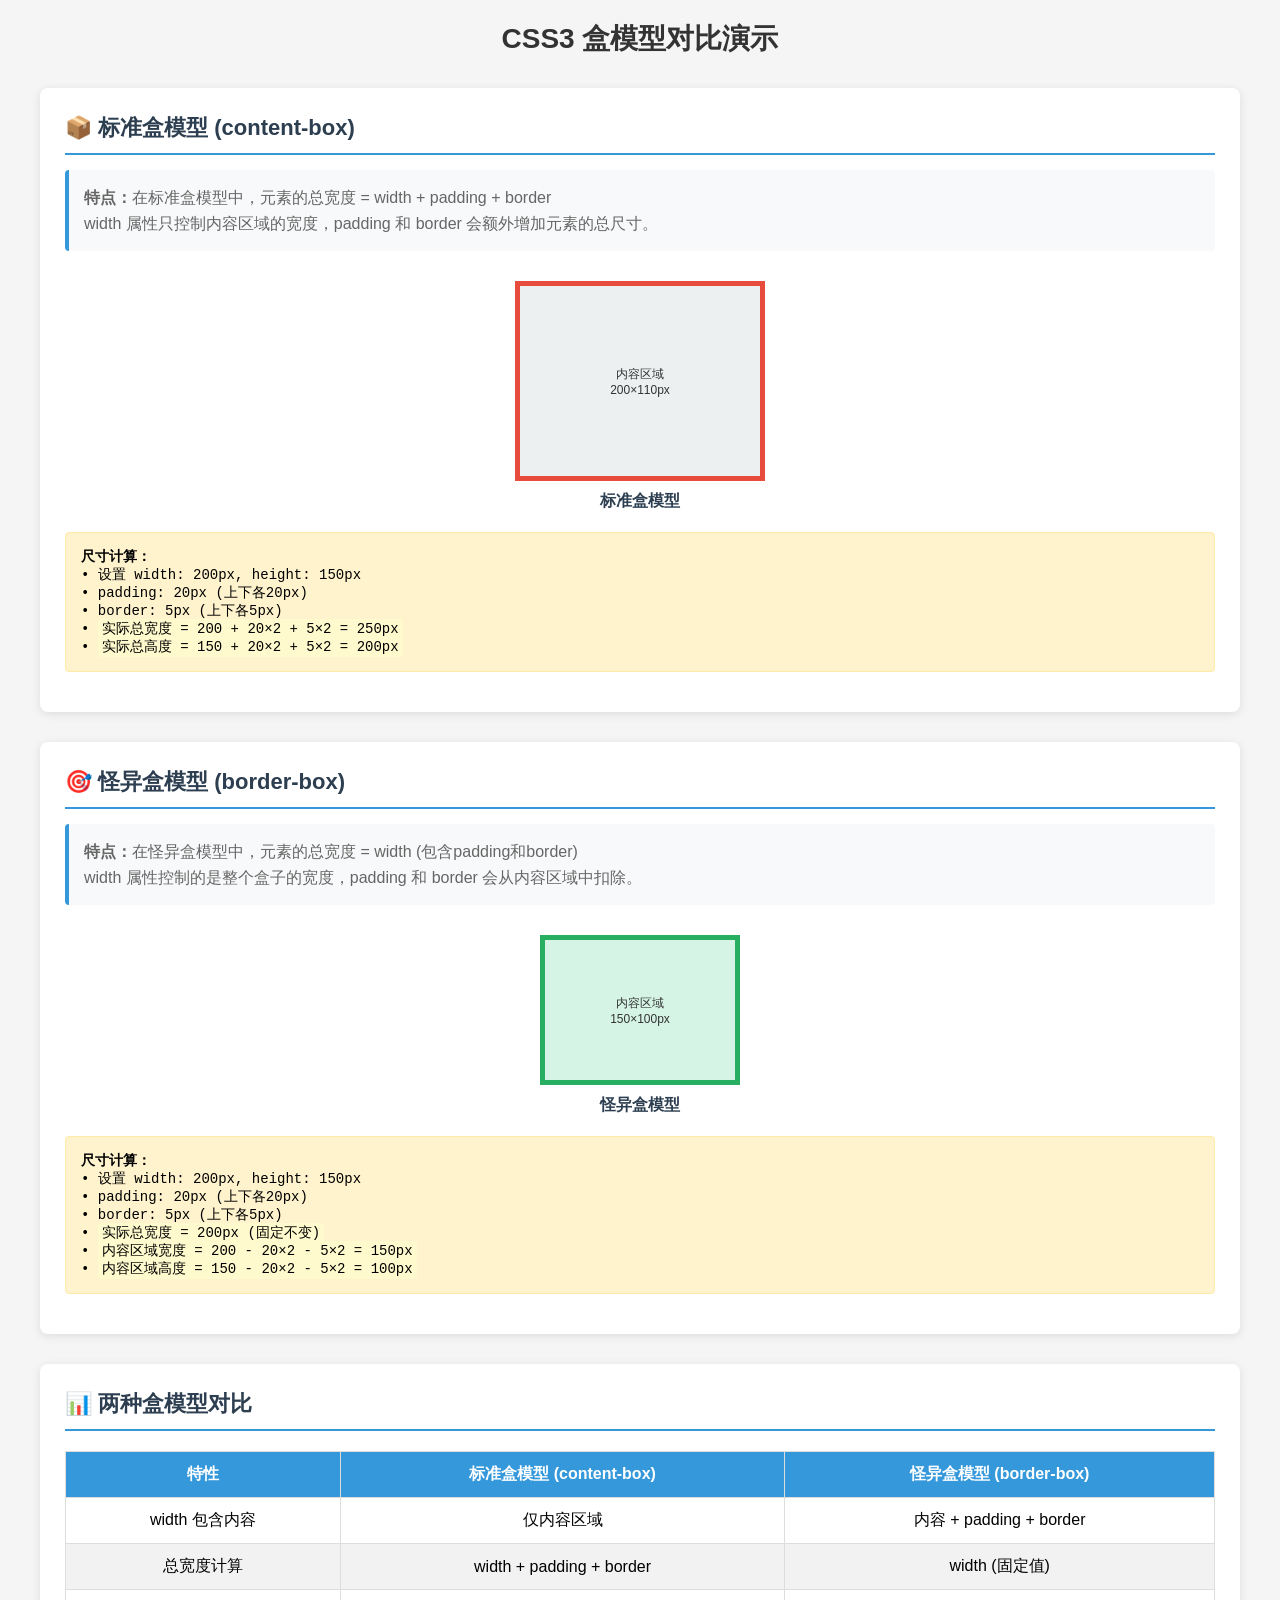
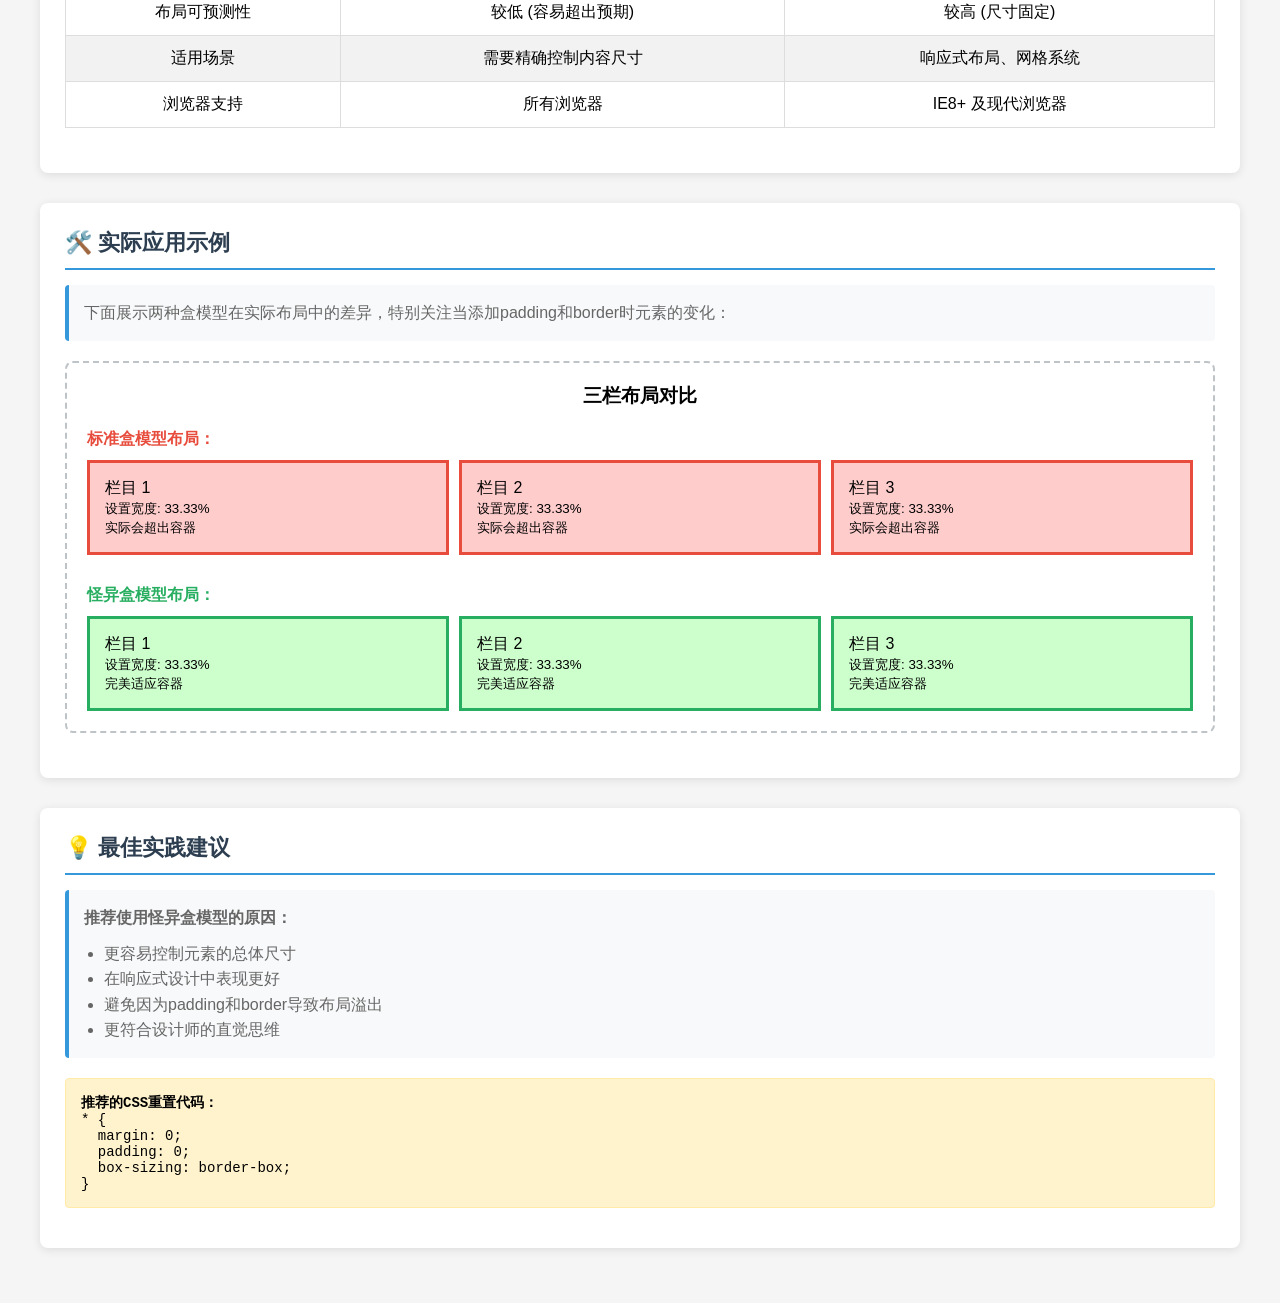
<file: box.html>
<!DOCTYPE html>
<html lang="zh-CN">
<head>
    <meta charset="UTF-8">
    <meta name="viewport" content="width=device-width, initial-scale=1.0">
    <title>CSS3 盒模型对比演示</title>
    <style>
        * {
            margin: 0;
            padding: 0;
            box-sizing: border-box; /* 默认使用怪异盒模型 */
        }

        body {
            font-family: 'Microsoft YaHei', Arial, sans-serif;
            background-color: #f5f5f5;
            padding: 20px;
        }

        .container {
            max-width: 1200px;
            margin: 0 auto;
        }

        h1 {
            text-align: center;
            color: #333;
            margin-bottom: 30px;
            font-size: 28px;
        }

        .section {
            background: white;
            border-radius: 8px;
            padding: 25px;
            margin-bottom: 30px;
            box-shadow: 0 2px 10px rgba(0,0,0,0.1);
        }

        .section-title {
            font-size: 22px;
            color: #2c3e50;
            margin-bottom: 15px;
            padding-bottom: 10px;
            border-bottom: 2px solid #3498db;
        }

        .description {
            color: #666;
            line-height: 1.6;
            margin-bottom: 20px;
            background-color: #f8f9fa;
            padding: 15px;
            border-left: 4px solid #3498db;
            border-radius: 4px;
        }

        .box-container {
            display: flex;
            gap: 30px;
            flex-wrap: wrap;
            justify-content: space-around;
            margin: 20px 0;
        }

        .box-wrapper {
            text-align: center;
        }

        .box-label {
            margin-top: 10px;
            font-weight: bold;
            color: #2c3e50;
        }

        /* 标准盒模型示例 */
        .standard-box {
            width: 200px;
            height: 150px;
            padding: 20px;
            border: 5px solid #e74c3c;
            margin: 10px;
            background-color: #ecf0f1;
            box-sizing: content-box; /* 标准盒模型 */
            position: relative;
        }

        /* 怪异盒模型示例 */
        .border-box {
            width: 200px;
            height: 150px;
            padding: 20px;
            border: 5px solid #27ae60;
            margin: 10px;
            background-color: #d5f4e6;
            box-sizing: border-box; /* 怪异盒模型 */
            position: relative;
        }

        .content-info {
            position: absolute;
            top: 50%;
            left: 50%;
            transform: translate(-50%, -50%);
            font-size: 12px;
            color: #333;
            text-align: center;
        }

        .calculation {
            background-color: #fff3cd;
            border: 1px solid #ffeaa7;
            border-radius: 4px;
            padding: 15px;
            margin: 15px 0;
            font-family: 'Courier New', monospace;
            font-size: 14px;
        }

        .comparison-table {
            width: 100%;
            border-collapse: collapse;
            margin: 20px 0;
        }

        .comparison-table th,
        .comparison-table td {
            border: 1px solid #ddd;
            padding: 12px;
            text-align: center;
        }

        .comparison-table th {
            background-color: #3498db;
            color: white;
        }

        .comparison-table tr:nth-child(even) {
            background-color: #f2f2f2;
        }

        .highlight {
            background-color: #fffacd;
            padding: 2px 4px;
            border-radius: 3px;
        }

        .demo-controls {
            text-align: center;
            margin: 20px 0;
        }

        .btn {
            background-color: #3498db;
            color: white;
            border: none;
            padding: 10px 20px;
            margin: 0 5px;
            border-radius: 4px;
            cursor: pointer;
            font-size: 14px;
        }

        .btn:hover {
            background-color: #2980b9;
        }

        .interactive-demo {
            border: 2px dashed #bdc3c7;
            padding: 20px;
            margin: 20px 0;
            border-radius: 8px;
        }

        @media (max-width: 768px) {
            .box-container {
                flex-direction: column;
                align-items: center;
            }
            
            .section {
                padding: 15px;
            }
        }
    </style>
</head>
<body>
    <div class="container">
        <h1>CSS3 盒模型对比演示</h1>

        <!-- 标准盒模型部分 -->
        <div class="section">
            <h2 class="section-title">📦 标准盒模型 (content-box)</h2>
            <div class="description">
                <strong>特点：</strong>在标准盒模型中，元素的总宽度 = width + padding + border<br>
                width 属性只控制内容区域的宽度，padding 和 border 会额外增加元素的总尺寸。
            </div>

            <div class="box-container">
                <div class="box-wrapper">
                    <div class="standard-box">
                        <div class="content-info">
                            内容区域<br>
                            200×110px
                        </div>
                    </div>
                    <div class="box-label">标准盒模型</div>
                </div>
            </div>

            <div class="calculation">
                <strong>尺寸计算：</strong><br>
                • 设置 width: 200px, height: 150px<br>
                • padding: 20px (上下各20px)<br>
                • border: 5px (上下各5px)<br>
                • <span class="highlight">实际总宽度 = 200 + 20×2 + 5×2 = 250px</span><br>
                • <span class="highlight">实际总高度 = 150 + 20×2 + 5×2 = 200px</span>
            </div>
        </div>

        <!-- 怪异盒模型部分 -->
        <div class="section">
            <h2 class="section-title">🎯 怪异盒模型 (border-box)</h2>
            <div class="description">
                <strong>特点：</strong>在怪异盒模型中，元素的总宽度 = width (包含padding和border)<br>
                width 属性控制的是整个盒子的宽度，padding 和 border 会从内容区域中扣除。
            </div>

            <div class="box-container">
                <div class="box-wrapper">
                    <div class="border-box">
                        <div class="content-info">
                            内容区域<br>
                            150×100px
                        </div>
                    </div>
                    <div class="box-label">怪异盒模型</div>
                </div>
            </div>

            <div class="calculation">
                <strong>尺寸计算：</strong><br>
                • 设置 width: 200px, height: 150px<br>
                • padding: 20px (上下各20px)<br>
                • border: 5px (上下各5px)<br>
                • <span class="highlight">实际总宽度 = 200px (固定不变)</span><br>
                • <span class="highlight">内容区域宽度 = 200 - 20×2 - 5×2 = 150px</span><br>
                • <span class="highlight">内容区域高度 = 150 - 20×2 - 5×2 = 100px</span>
            </div>
        </div>

        <!-- 对比表格 -->
        <div class="section">
            <h2 class="section-title">📊 两种盒模型对比</h2>
            <table class="comparison-table">
                <thead>
                    <tr>
                        <th>特性</th>
                        <th>标准盒模型 (content-box)</th>
                        <th>怪异盒模型 (border-box)</th>
                    </tr>
                </thead>
                <tbody>
                    <tr>
                        <td>width 包含内容</td>
                        <td>仅内容区域</td>
                        <td>内容 + padding + border</td>
                    </tr>
                    <tr>
                        <td>总宽度计算</td>
                        <td>width + padding + border</td>
                        <td>width (固定值)</td>
                    </tr>
                    <tr>
                        <td>布局可预测性</td>
                        <td>较低 (容易超出预期)</td>
                        <td>较高 (尺寸固定)</td>
                    </tr>
                    <tr>
                        <td>适用场景</td>
                        <td>需要精确控制内容尺寸</td>
                        <td>响应式布局、网格系统</td>
                    </tr>
                    <tr>
                        <td>浏览器支持</td>
                        <td>所有浏览器</td>
                        <td>IE8+ 及现代浏览器</td>
                    </tr>
                </tbody>
            </table>
        </div>

        <!-- 实际应用示例 -->
        <div class="section">
            <h2 class="section-title">🛠️ 实际应用示例</h2>
            <div class="description">
                下面展示两种盒模型在实际布局中的差异，特别关注当添加padding和border时元素的变化：
            </div>

            <div class="interactive-demo">
                <h3 style="text-align: center; margin-bottom: 20px;">三栏布局对比</h3>
                
                <h4 style="color: #e74c3c; margin: 15px 0 10px 0;">标准盒模型布局：</h4>
                <div style="display: flex; gap: 10px; margin-bottom: 30px;">
                    <div style="flex: 1; background: #ffcccc; padding: 15px; border: 3px solid #e74c3c; box-sizing: content-box;">
                        栏目 1<br>
                        <small>设置宽度: 33.33%<br>实际会超出容器</small>
                    </div>
                    <div style="flex: 1; background: #ffcccc; padding: 15px; border: 3px solid #e74c3c; box-sizing: content-box;">
                        栏目 2<br>
                        <small>设置宽度: 33.33%<br>实际会超出容器</small>
                    </div>
                    <div style="flex: 1; background: #ffcccc; padding: 15px; border: 3px solid #e74c3c; box-sizing: content-box;">
                        栏目 3<br>
                        <small>设置宽度: 33.33%<br>实际会超出容器</small>
                    </div>
                </div>

                <h4 style="color: #27ae60; margin: 15px 0 10px 0;">怪异盒模型布局：</h4>
                <div style="display: flex; gap: 10px;">
                    <div style="flex: 1; background: #ccffcc; padding: 15px; border: 3px solid #27ae60; box-sizing: border-box;">
                        栏目 1<br>
                        <small>设置宽度: 33.33%<br>完美适应容器</small>
                    </div>
                    <div style="flex: 1; background: #ccffcc; padding: 15px; border: 3px solid #27ae60; box-sizing: border-box;">
                        栏目 2<br>
                        <small>设置宽度: 33.33%<br>完美适应容器</small>
                    </div>
                    <div style="flex: 1; background: #ccffcc; padding: 15px; border: 3px solid #27ae60; box-sizing: border-box;">
                        栏目 3<br>
                        <small>设置宽度: 33.33%<br>完美适应容器</small>
                    </div>
                </div>
            </div>
        </div>

        <!-- 最佳实践 -->
        <div class="section">
            <h2 class="section-title">💡 最佳实践建议</h2>
            <div class="description">
                <strong>推荐使用怪异盒模型的原因：</strong>
                <ul style="margin-left: 20px; margin-top: 10px;">
                    <li>更容易控制元素的总体尺寸</li>
                    <li>在响应式设计中表现更好</li>
                    <li>避免因为padding和border导致布局溢出</li>
                    <li>更符合设计师的直觉思维</li>
                </ul>
            </div>

            <div class="calculation">
                <strong>推荐的CSS重置代码：</strong><br>
                <code>
                    * {<br>
                    &nbsp;&nbsp;margin: 0;<br>
                    &nbsp;&nbsp;padding: 0;<br>
                    &nbsp;&nbsp;box-sizing: border-box;<br>
                    }
                </code>
            </div>
        </div>
    </div>

    <script>
        // 添加简单的交互效果
        document.addEventListener('DOMContentLoaded', function() {
            // 为所有盒子添加点击事件，显示详细信息
            const boxes = document.querySelectorAll('.standard-box, .border-box');
            
            boxes.forEach(box => {
                box.addEventListener('click', function() {
                    const rect = this.getBoundingClientRect();
                    const computedStyle = window.getComputedStyle(this);
                    
                    console.log('盒子信息:', {
                        类型: computedStyle.boxSizing,
                        设置宽度: computedStyle.width,
                        设置高度: computedStyle.height,
                        实际宽度: rect.width,
                        实际高度: rect.height,
                        padding: computedStyle.padding,
                        border: computedStyle.borderWidth
                    });
                    
                    alert(`盒模型信息:\n类型: ${computedStyle.boxSizing}\n实际尺寸: ${rect.width.toFixed(0)} × ${rect.height.toFixed(0)}px`);
                });
            });

            // 添加鼠标悬停效果
            const sections = document.querySelectorAll('.section');
            sections.forEach(section => {
                section.addEventListener('mouseenter', function() {
                    this.style.transform = 'translateY(-2px)';
                    this.style.transition = 'transform 0.3s ease';
                });
                
                section.addEventListener('mouseleave', function() {
                    this.style.transform = 'translateY(0)';
                });
            });
        });
    </script>
</body>
</html>
</file>
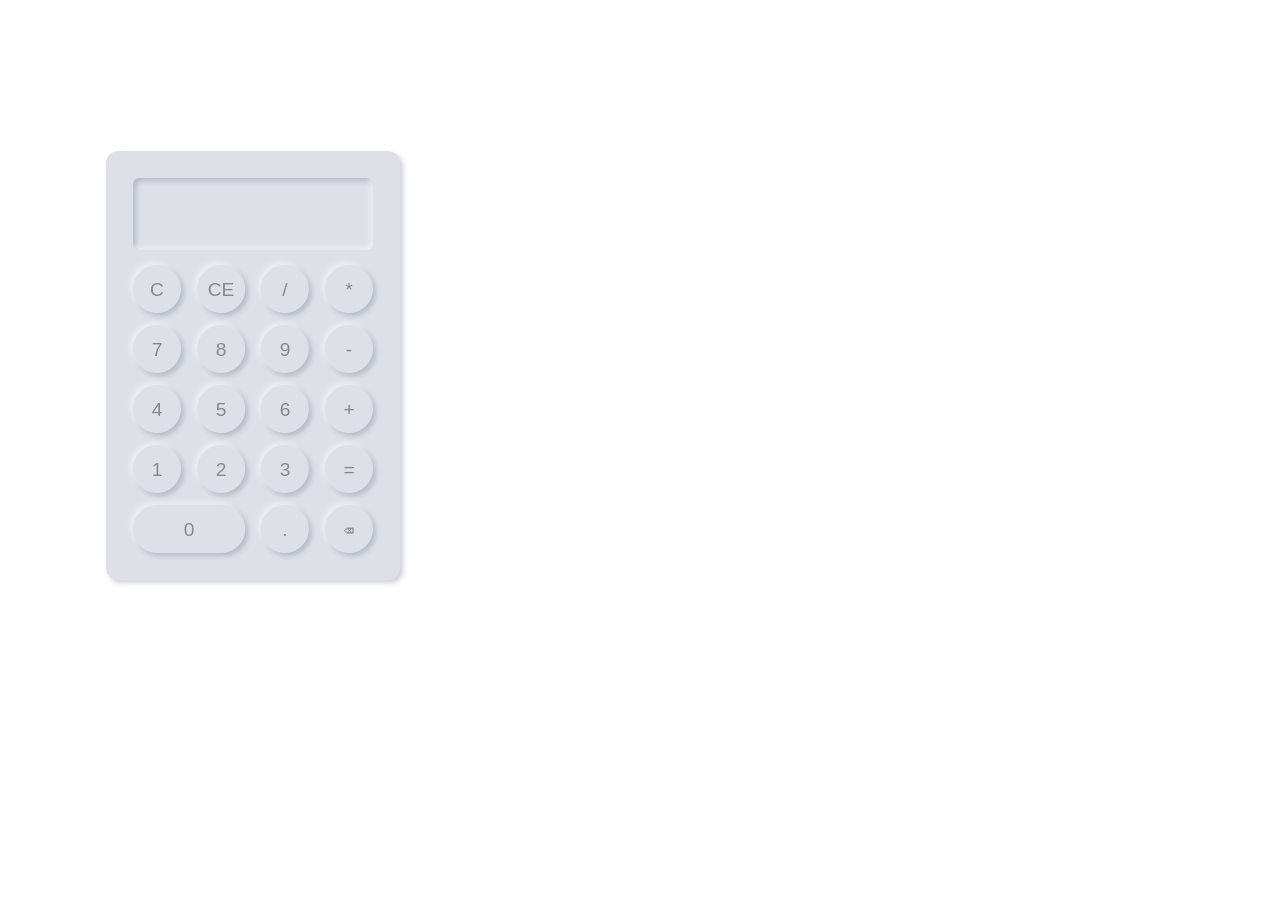
<file: cal.html>
<!DOCTYPE html>
<html lang="zh-CN">
<head>
    <meta charset="UTF-8">
    <meta name="viewport" content="width=device-width, initial-scale=1.0">
    <title>Calculator</title>
    <link rel="stylesheet" href="cal.css">
    <script src="cal.js" defer></script>
</head>
<!--1.做一个计算机页面-->

<!--2.添加一个输入框-->

<!--3.做18个按钮-->
<body>

    <div id="cal-body">
            <div class="input">
                <input id="result" type="text" readonly aria-label="计算结果">
            </div>
            <div style="padding-top: 5px;">
                <!--4.添加按钮-->
                <div class="buttons">
                    <button type="button" data-action="clear">C</button>
                    <button type="button" data-action="clear-entry">CE</button>
                    <button type="button" data-value="/">/</button>
                    <button type="button" data-value="*">*</button>
                    <button type="button" data-value="7">7</button>
                    <button type="button" data-value="8">8</button>
                    <button type="button" data-value="9">9</button>
                    <button type="button" data-value="-">-</button>
                    <button type="button" data-value="4">4</button>
                    <button type="button" data-value="5">5</button>
                    <button type="button" data-value="6">6</button>
                    <button type="button" data-value="+">+</button>
                    <button type="button" data-value="1">1</button>
                    <button type="button" data-value="2">2</button>
                    <button type="button" data-value="3">3</button>
                    <button type="button" class="equals" data-action="equals">=</button>
                    <button type="button" class="zero" data-value="0">0</button>
                    <button type="button" data-value=".">.</button>
                    <button type="button" data-action="backspace">⌫</button>
                </div>
            </div>
        </div>
</body>
</file>
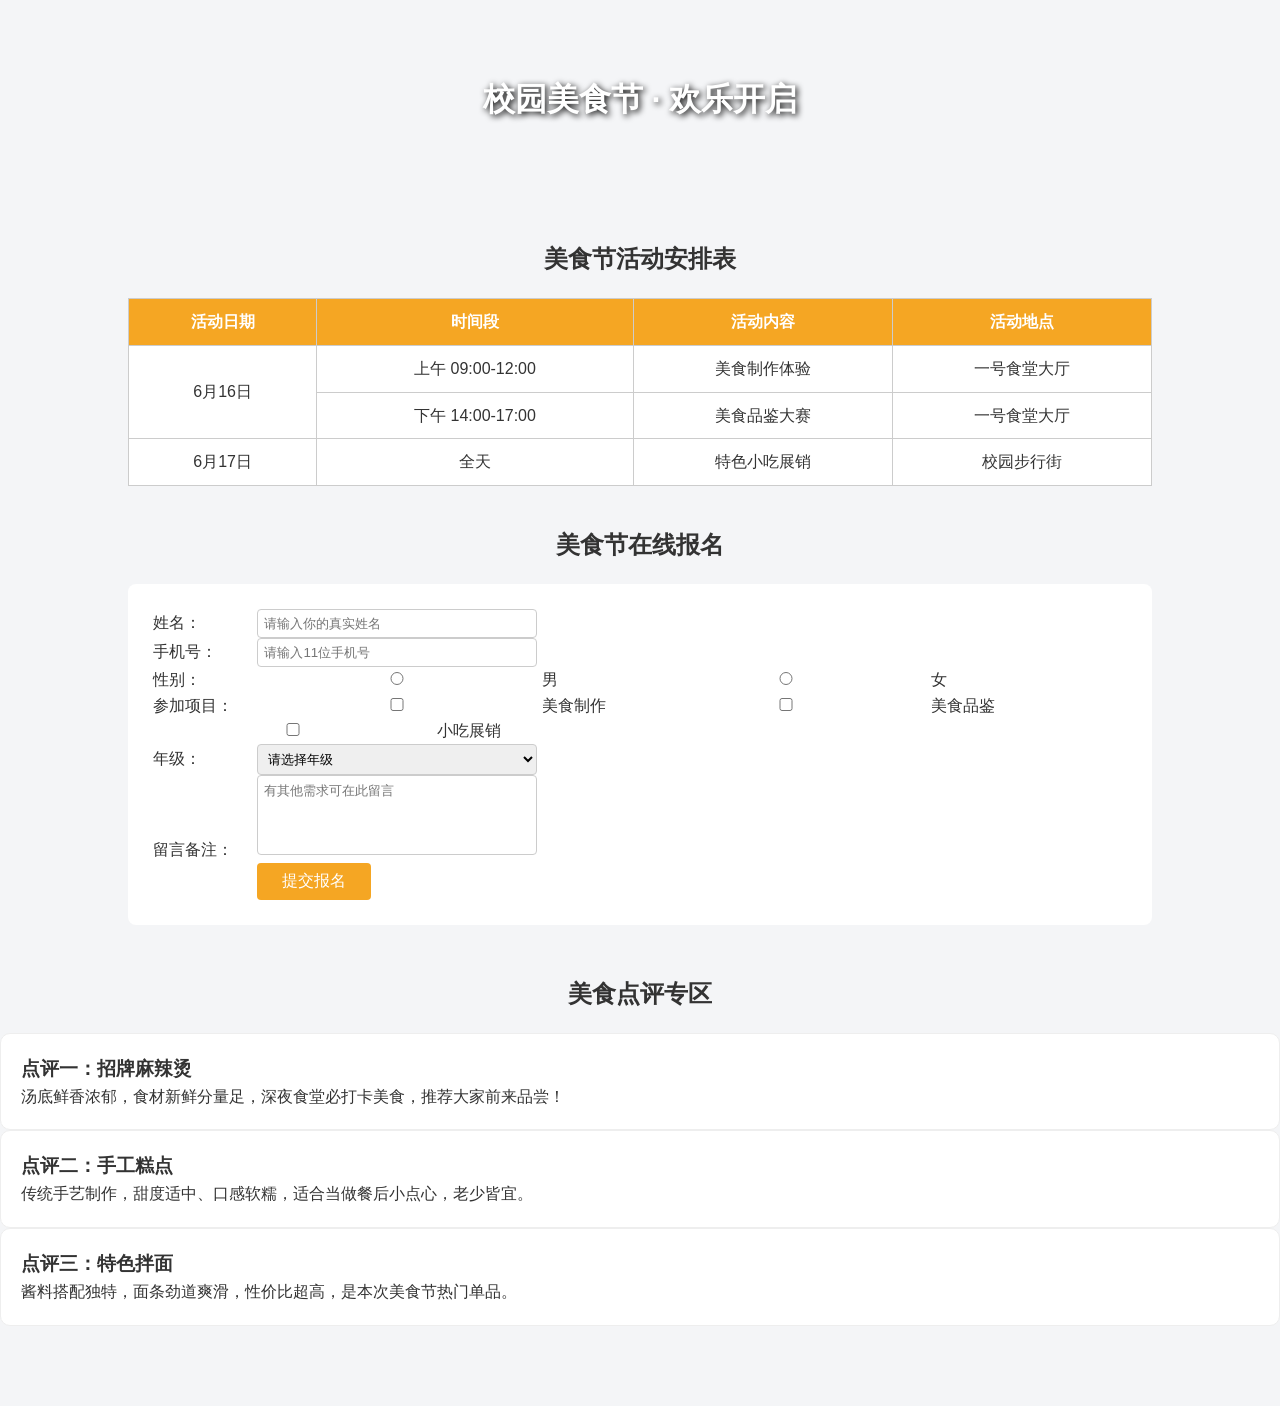
<file: firstweb.html>
<!DOCTYPE html>
<html lang="zh-CN">
<head>
    <meta charset="UTF-8">
    <title>美食节活动报名</title>
    <!-- 1. 外部引入样式表，不使用行内样式 -->
    <link rel="stylesheet" href="index.css">
</head>
<body>
    <!-- 6. 页头 header 设置背景图 -->
    <header>校园美食节 · 欢乐开启</header>

    <h2>美食节活动安排表</h2>
    <!-- 活动表格（保留原有合并单元格功能） -->
    <table>
        <tr>
            <th>活动日期</th>
            <th>时间段</th>
            <th>活动内容</th>
            <th>活动地点</th>
        </tr>
        <tr>
            <td rowspan="2">6月16日</td>
            <td>上午 09:00-12:00</td>
            <td>美食制作体验</td>
            <td>一号食堂大厅</td>
        </tr>
        <tr>
            <td>下午 14:00-17:00</td>
            <td>美食品鉴大赛</td>
            <td>一号食堂大厅</td>
        </tr>
        <tr>
            <td>6月17日</td>
            <td>全天</td>
            <td>特色小吃展销</td>
            <td>校园步行街</td>
        </tr>
    </table>

    <h2>美食节在线报名</h2>
    <!-- 报名表单 method="post" 保留原有校验功能 -->
    <form action="" method="post">
        <label for="username">姓名：</label>
        <input type="text" id="username" name="username" required 
               placeholder="请输入你的真实姓名" maxlength="10">
        <br>

        <label for="phone">手机号：</label>
        <input type="tel" id="phone" name="phone" 
               pattern="^1[3-9]\d{9}$" placeholder="请输入11位手机号">
        <br>

        <label>性别：</label>
        <input type="radio" id="male" name="gender" value="男">
        <label for="male">男</label>
        <input type="radio" id="female" name="gender" value="女">
        <label for="female">女</label>
        <br>

        <label>参加项目：</label>
        <input type="checkbox" id="makeFood" name="project" value="美食制作">
        <label for="makeFood">美食制作</label>
        <input type="checkbox" id="tasteFood" name="project" value="美食品鉴">
        <label for="tasteFood">美食品鉴</label>
        <input type="checkbox" id="snack" name="project" value="小吃展销">
        <label for="snack">小吃展销</label>
        <br>

        <label for="grade">年级：</label>
        <select id="grade" name="grade">
            <option value="">请选择年级</option>
            <option value="一年级">一年级</option>
            <option value="二年级">二年级</option>
            <option value="三年级">三年级</option>
            <option value="四年级">四年级</option>
        </select>
        <br>

        <label for="msg">留言备注：</label>
        <textarea id="msg" name="msg" placeholder="有其他需求可在此留言"></textarea>
        <br>

        <label></label>
        <button type="submit">提交报名</button>
    </form>

    <!-- 2. 美食点评区域，每个点评容器添加 class="card" -->
    <h2>美食点评专区</h2>
    <div class="card">
        <h3>点评一：招牌麻辣烫</h3>
        <p>汤底鲜香浓郁，食材新鲜分量足，深夜食堂必打卡美食，推荐大家前来品尝！</p>
    </div>

    <div class="card">
        <h3>点评二：手工糕点</h3>
        <p>传统手艺制作，甜度适中、口感软糯，适合当做餐后小点心，老少皆宜。</p>
    </div>

    <div class="card">
        <h3>点评三：特色拌面</h3>
        <p>酱料搭配独特，面条劲道爽滑，性价比超高，是本次美食节热门单品。</p>
    </div>
</body>
</html>
</file>
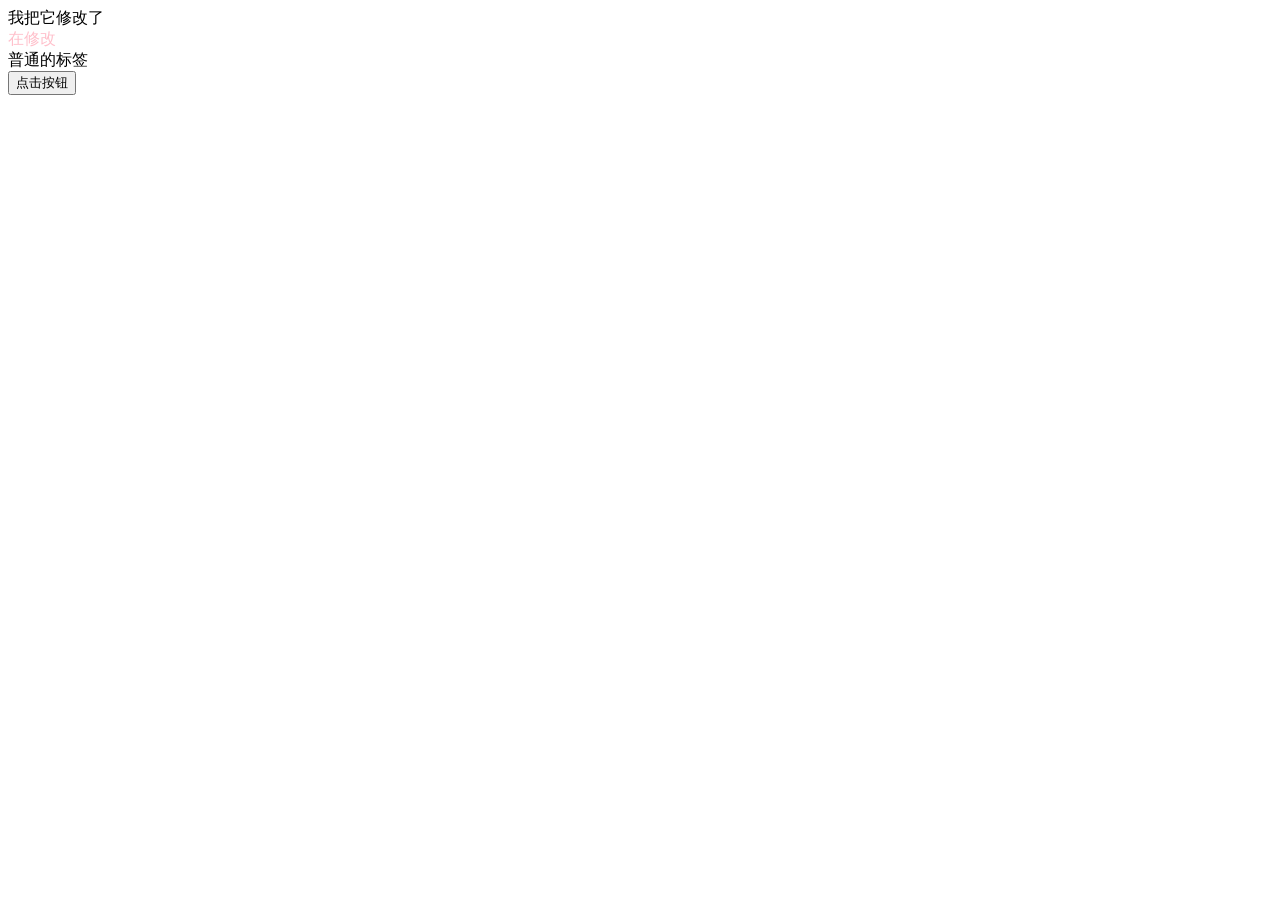
<file: index10.html>
<!DOCTYPE html>
<html lang="en">
<head>
    <meta charset="UTF-8">
    <meta name="viewport" content="width=device-width, initial-scale=1.0">
    <title>JS DOM改变内容</title>
</head>
<body>
    <div id="box1">哈哈哈</div>
    <div class="box2">嘿嘿嘿</div>
    <div>普通的标签</div>
    <button>点击按钮</button>
    <script>
        var element_id = document.getElementById('box1');
        var element_class = document.getElementsByClassName('box2')[0];
        var element_tag = document.getElementsByTagName('div')[2];
        console.log(element_id);
        console.log(element_class);
        console.log(element_tag);
        element_id.innerHTML ='我把它修改了';//会解析
        element_class.innerText ='在修改';//纯文本
        element_class.style.color = 'pink';
        //DOM属性绑定事件
        var button_element = document.getElementsByTagName('button')[0];
        console.log(button_element);
        // button_element.onclick = function(){
        //     alert ('DOM属性 按键触发');
        // }
        button_element.addEventListener('click',function(){
            alert('通过 addEventListener 触发按键');
        })
    </script>
</body>
</html>
</file>
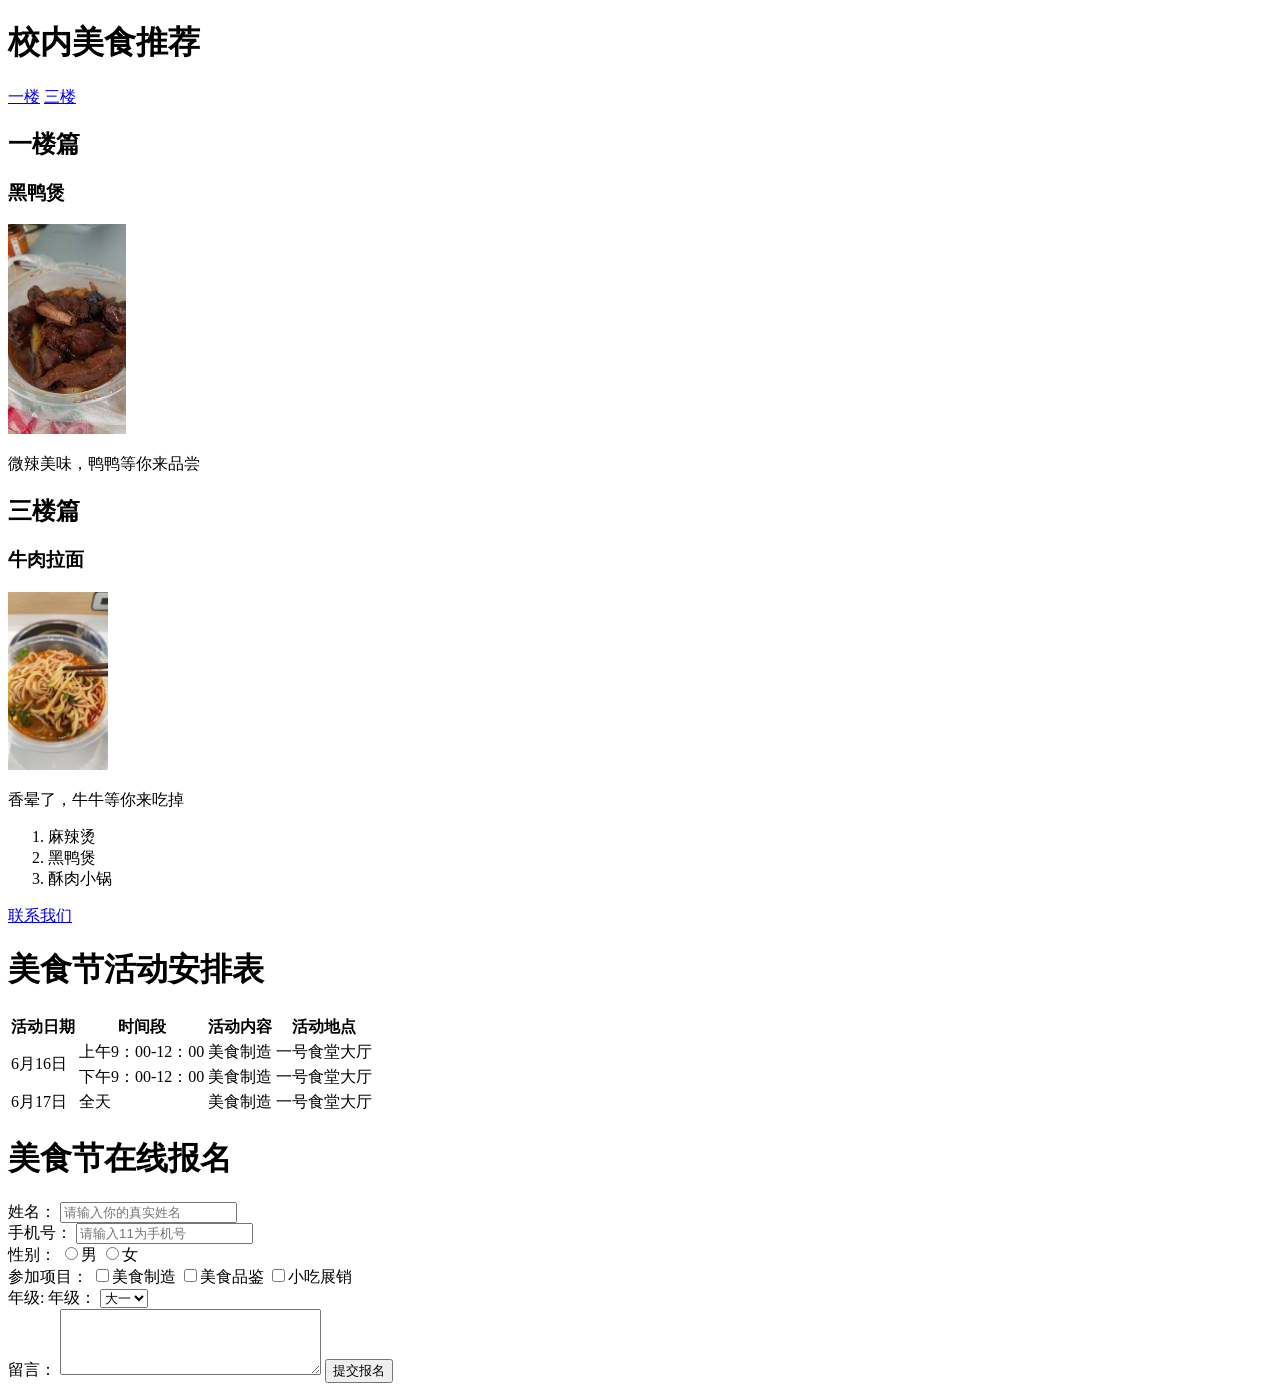
<file: index12.html>
<!DOCTYPE html>
<html lang="en">
<head>
    <meta charset="UTF-8">
    <meta name="viewport" content="width=device-width, initial-scale=1.0">
    <title>河南工业大学食堂美食</title>
</head>
<body>
    <header>
        <h1>校内美食推荐</h1>
    </header>
    <nav>
        <a href="#一楼">一楼</a>
        <a href="#三楼">三楼</a>
    </nav>
    <main>
        <section id="一楼篇">
          <h2>一楼篇</h2>
          <article>
            <h3>黑鸭煲</h3>
            <img src="./723282bdafafb5e228dedcf121070796.jpg" alt="加载失败"></img>
            <p>微辣美味，鸭鸭等你来品尝</p>
          </article>
        </section>
        <section id="三楼篇">
          <h2>三楼篇</h2>
          <article>
            <h3>牛肉拉面</h3>
            <img src="./5ed2e6798d868fcc24263df4c12b7c56.jpg" alt="加载失败" style="width: 100px;"><img>
            <p>香晕了，牛牛等你来吃掉</p>
          </article>
        </section>
    </main>
    <aside>
      <ol>
        <li>麻辣烫</li>
        <li>黑鸭煲</li>
        <li>酥肉小锅</li>
      </ol>
    </aside>
    <footer>
      <a href="mailto:hi@qq.com">联系我们</a>
    </footer>
    <h1>美食节活动安排表</h1>
    <table>
      <tr>
        <th >活动日期</th>
        <th>时间段</th>
        <th>活动内容</th>
        <th>活动地点</th>
      </tr>
      <tr>
        <td rowspan="2">6月16日</td>
        <td>上午9：00-12：00</td>
        <td>美食制造</td>
        <td>一号食堂大厅</td>
      </tr>
      <tr>
        <td>下午9：00-12：00</td>
        <td>美食制造</td>
        <td>一号食堂大厅</td>
      </tr>
      <tr>
        <td rowspan="2">6月17日</td>
        <td rowspan="2">全天</td>
        <td>美食制造</td>
        <td>一号食堂大厅</td>
      </tr>

    </table>
    <h1>美食节在线报名</h1>
    <form  action="" method="post">
      姓名：
      <input type="text" placeholder="请输入你的真实姓名" required><br/>
      手机号：
      <input type="text" placeholder="请输入11为手机号" required><br/>
      性别：
      <input type="radio" name="gender" value="男">男
      <input type="radio" name="gender" value="女">女<br/>
      参加项目：
      <input type="checkbox" name="item" value="美食制造">美食制造
      <input type="checkbox" name="item" value="美食品鉴">美食品鉴
      <input type="checkbox" name="item" value="小吃展销">小吃展销<br/>
      年级:
     
<label for="grade">年级：</label>
<select id="grade" name="grade">
    <option value="1">大一</option>
    <option value="2">大二</option>
    <option value="3">大三</option>
    <option value="4">大四</option>
</select><br/>


<label for="msg">留言：</label>
<textarea id="msg" name="msg" rows="4" cols="30"></textarea>

<input type="submit" value="提交报名">
    </form>
</body>
</html>
</file>
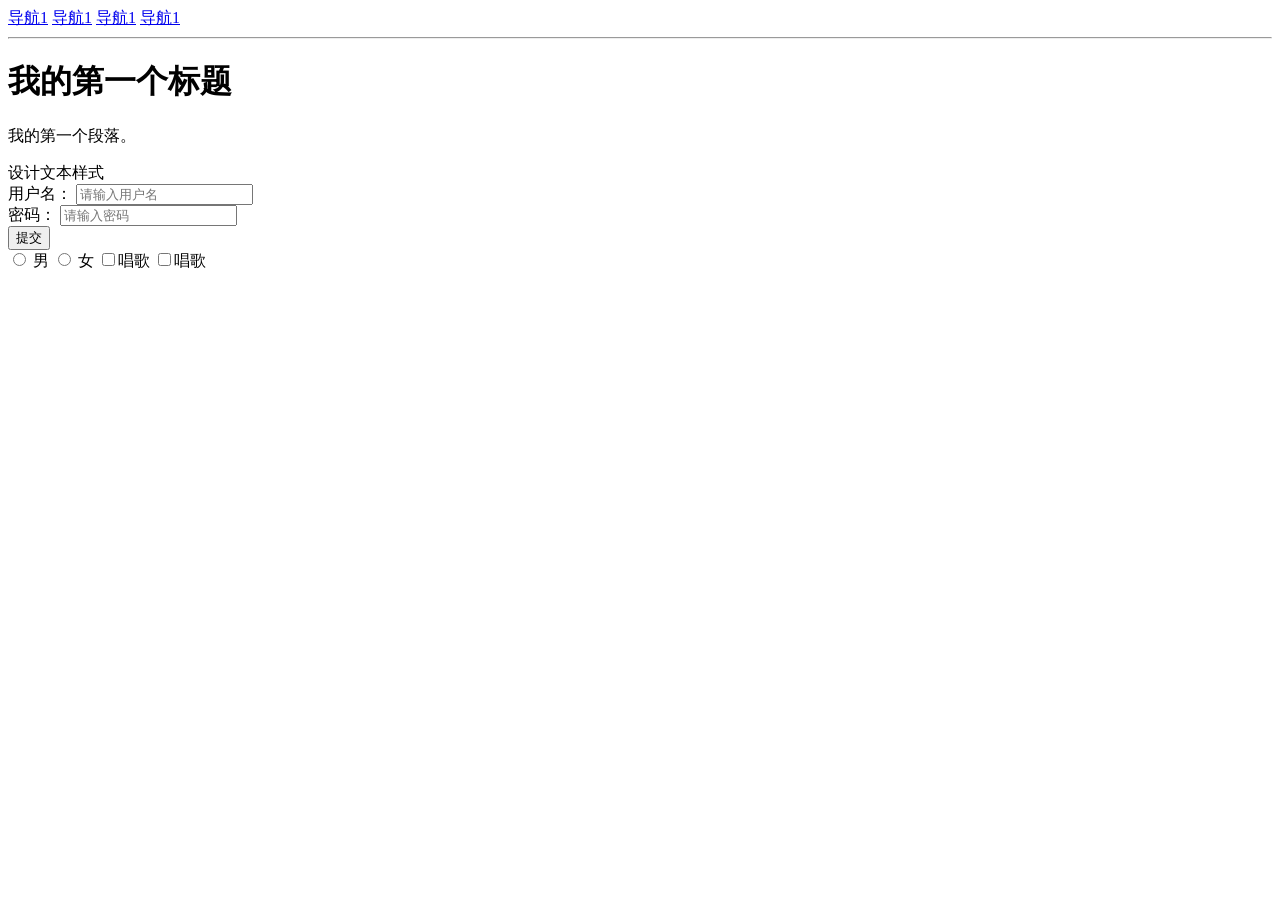
<file: index2.html>
<html>
    <head>
    <meta charset="utf-8">
    <title>我的学习网页</title>
    
</head>
<body>
<div class="nav">
    <a href="index.html">导航1</a>
    <a href="index.html">导航1</a>
    <a href="index.html">导航1</a>
    <a href="index.html">导航1</a>
</div>
<hr>
<div class="content">
    <h1>我的第一个标题</h1>
    <p>我的第一个段落。</p>
</div>
<span>
    设计文本样式
</span>
<form>
    <lable for="username">用户名：</lable>
    <input type="text"  id="username" name="username" placeholder="请输入用户名"><br>

    <label for="password">密码：</label>
    <input type="password" id="password" name="password" placeholder="请输入密码"><br>
    <input type="submit" value="提交"><br>
    <input type="radio" id="male" name="gender" value="male">
    <label for="male">男</label>
    <input type="radio" id="female" name="gender" value="female">
    <label for="female">女</label>
    <input type="checkbox" name="hobby">唱歌
    <input type="checkbox" name="hobby">唱歌
</form>
</body>
</html>
</file>
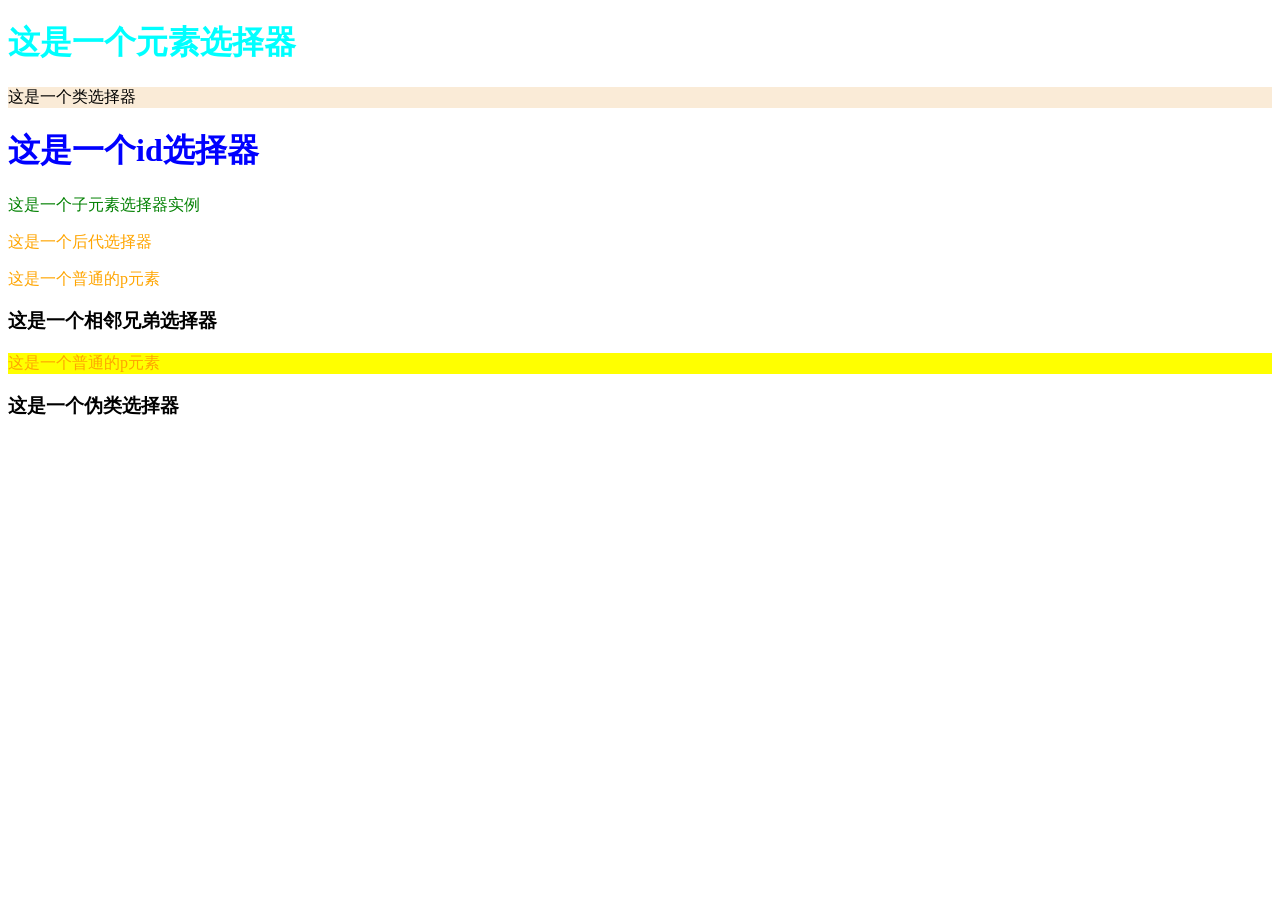
<file: index3.html>
<!DOCTYPE html>
<html lang="en">
<head>
    <meta charset="UTF-8">
    <meta name="viewport" content="width=device-width, initial-scale=1.0">
    <title>不同的选择器</title>
    <style>
        /* 元素选择器 */
        h1{
            color:aqua;
        }
        /* 类选择器 */
        .highlight{
            background-color:antiquewhite
        }
        /* id选择器 */
        #header{
            color:blue;
            front: size 35px;
        }
        /* 通用选择器 */
        *{
            font-family:"KaiTi";
            border-weight:bolder;
        }
        /* 子元素选择器 */
        .father > .son {
            color:green;
        }
        /* 后代选择器 */
        .father p {
            color:orange;
            font: size 20px;
        }
        /* 相邻兄弟选择器 (下方)*/
        h3 + p {
            background-color:yellow;
        }
        /*伪类选择器*/
        #element:hover{
            background-color:purple;
        }
    </style>
</head>
<body>
    <h1>这是一个元素选择器</h1>
    <div class="highlight">这是一个类选择器</div>
    <h1 id="header">这是一个id选择器</h1>
<div class="father">
    <p class="son">这是一个子元素选择器实例</p>
    <div>
        <p class="grandson">这是一个后代选择器</p>
    </div>
    <p>这是一个普通的p元素</p>
    <h3>这是一个相邻兄弟选择器</h3>
    <p>这是一个普通的p元素</p>
    <h3 id="element">这是一个伪类选择器</h3>
</div>
</body>
</html>
</file>
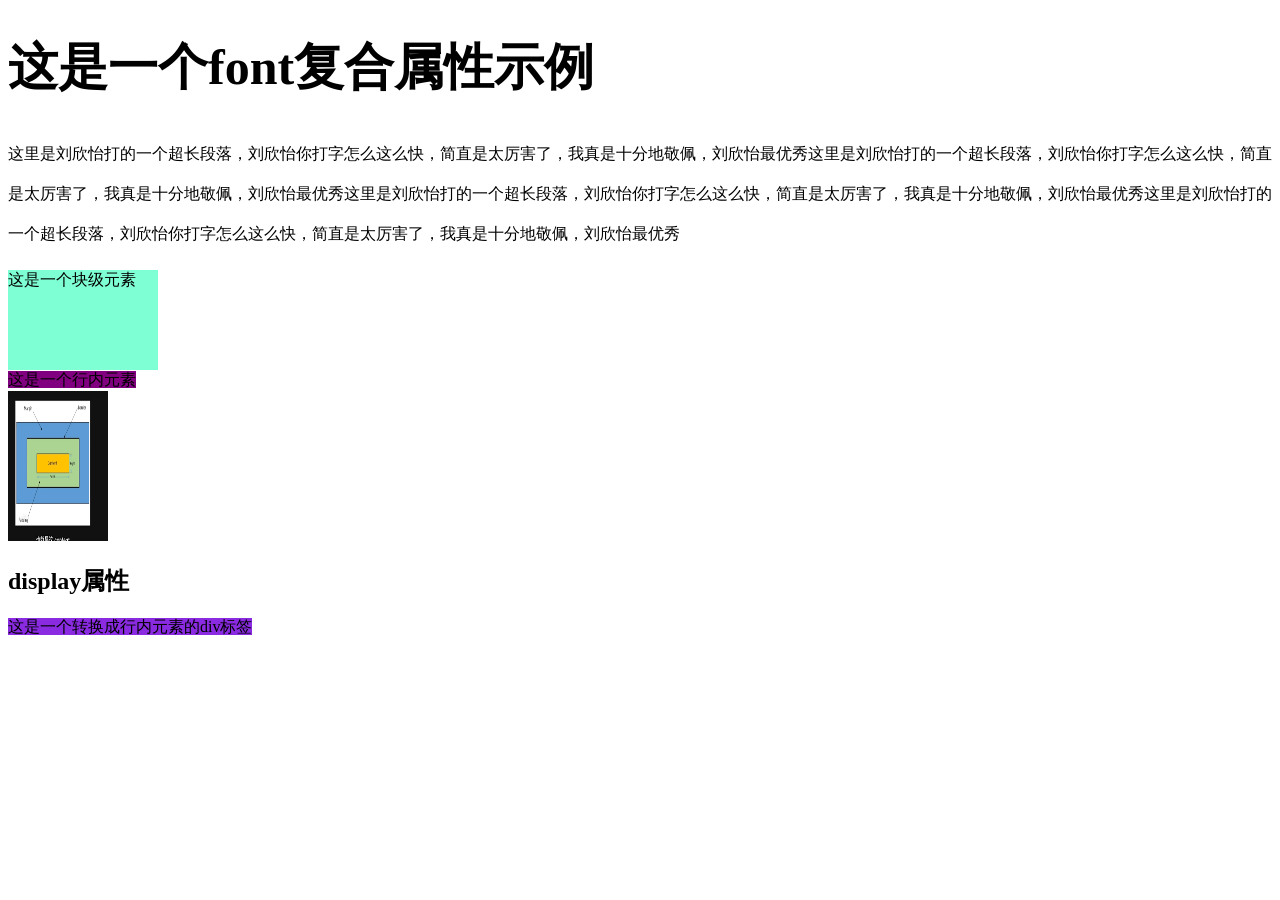
<file: index4.html>
<!DOCTYPE html>
<html lang="en">
<head>
    <meta charset="UTF-8">
    <meta name="viewport" content="width=device-width, initial-scale=1.0">
    <title>CSS属性</title>
    <style>
      .block{
        background-color:aquamarine;
        width:150px;
        height:100px;
      }
      .inline{
        background-color:purple;     
     }
     .inline-block{
        width:100px;
        height:150px;
     }
     .div-inline{
        display: inline; 
        background-color:blueviolet;
        
       }
    </style>
</head>
<body>
    <h1 style="font:bolder 50px 'KaiTi'">这是一个font复合属性示例</h1>
    <p style="line-height: 40px;">这里是刘欣怡打的一个超长段落，刘欣怡你打字怎么这么快，简直是太厉害了，我真是十分地敬佩，刘欣怡最优秀这里是刘欣怡打的一个超长段落，刘欣怡你打字怎么这么快，简直是太厉害了，我真是十分地敬佩，刘欣怡最优秀这里是刘欣怡打的一个超长段落，刘欣怡你打字怎么这么快，简直是太厉害了，我真是十分地敬佩，刘欣怡最优秀这里是刘欣怡打的一个超长段落，刘欣怡你打字怎么这么快，简直是太厉害了，我真是十分地敬佩，刘欣怡最优秀</p>
    <div class="block">这是一个块级元素</div>
    <span class="inline">这是一个行内元素</span><br>
    <img src="屏幕截图 2026-09-26 124547.png" alt="图片" class="inline-block">  
    <h2>display属性</h2>
    <div class="div-inline">这是一个转换成行内元素的div标签</div>
</body>


</html>
</file>
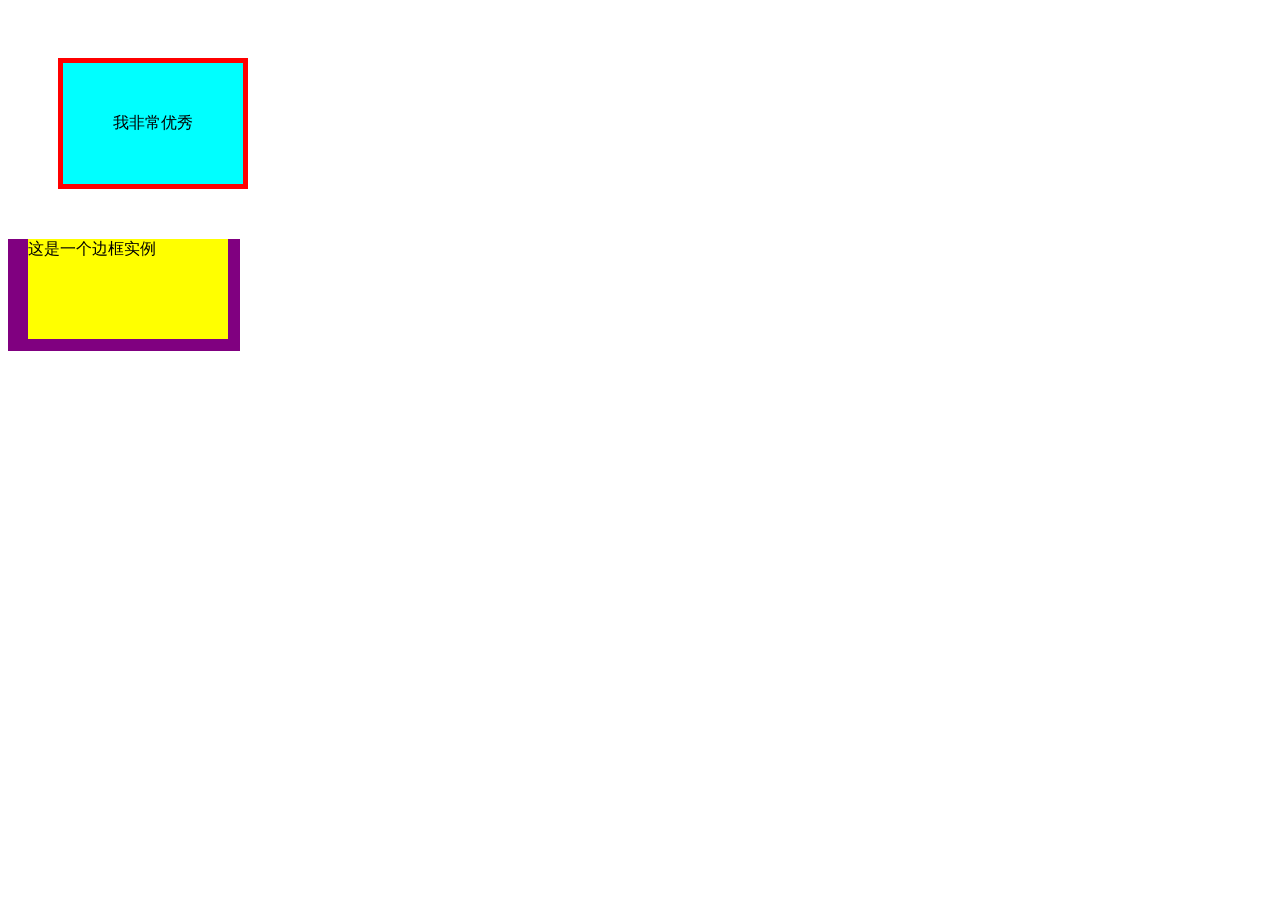
<file: index5.html>
<!DOCTYPE html>
<html lang="en">
<head>
    <meta charset="UTF-8">
    <meta name="viewport" content="width=device-width, initial-scale=1.0">
    <title>盒子模型</title>
    <style>
        .demo{
            background-color:aqua;
            display:inline-block;
            border:5px solid red;/*边框*/
            padding: 50px;
            margin: 50px ;
        }
        .border-demo{
            background-color:yellow;
            width:200px;
            height:100px;
            border:solid  purple;/*边框*/
            border-width:0 12px 12px 20px;/*上右下左*/
           
        }
    </style>
    
</head>
<body>
    <div class="demo">我非常优秀</div>
    <div class="border-demo">这是一个边框实例</div>
</body>
</html>
</file>
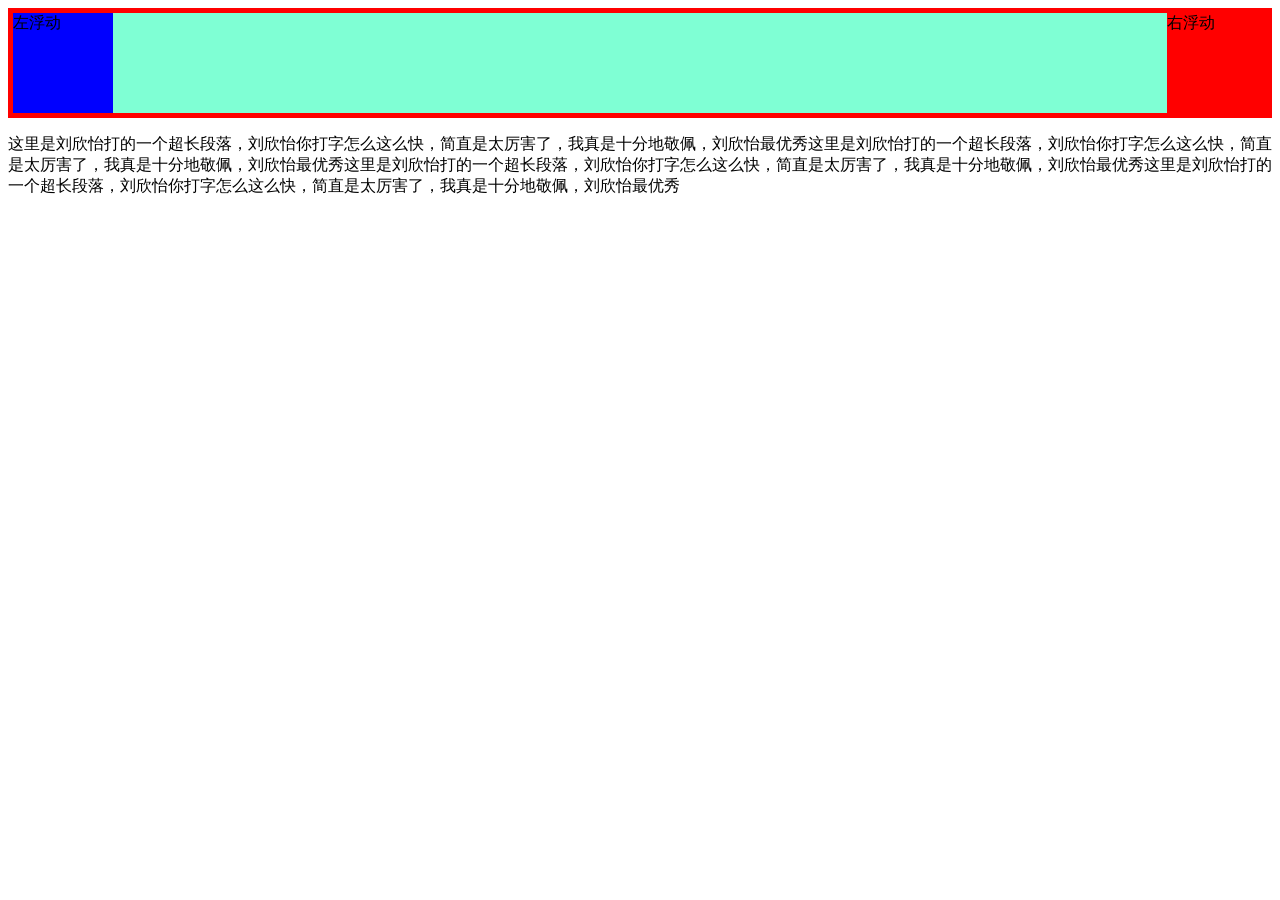
<file: index6.html>
<!DOCTYPE html>
<html lang="en">
<head>
    <meta charset="UTF-8">
    <meta name="viewport" content="width=device-width, initial-scale=1.0">
    <title>浮动</title>
    <style>
        .father{
            background-color: aquamarine;
            /* height: 200px; */
            border: 5px solid red;
            overflow: hidden;/*清除浮动*/

        }
        .father::after{
            content:"";
            display:table;
            clear:both;
        }/*清除浮动*/
        .left-son{
          width: 100px;
          height: 100px;
          background-color:     blue;
          float: left;
        }
        .right-son{
            width: 100px;
            height: 100px;
            background-color: red;
            float: right;
          
        }
    </style>
</head>
<body>
    <div class="father">
        <div class="left-son">左浮动</div>
        <div class="right-son">右浮动</div>
    </div>
    <p>这里是刘欣怡打的一个超长段落，刘欣怡你打字怎么这么快，简直是太厉害了，我真是十分地敬佩，刘欣怡最优秀这里是刘欣怡打的一个超长段落，刘欣怡你打字怎么这么快，简直是太厉害了，我真是十分地敬佩，刘欣怡最优秀这里是刘欣怡打的一个超长段落，刘欣怡你打字怎么这么快，简直是太厉害了，我真是十分地敬佩，刘欣怡最优秀这里是刘欣怡打的一个超长段落，刘欣怡你打字怎么这么快，简直是太厉害了，我真是十分地敬佩，刘欣怡最优秀</p>
</body>
</html>
</file>
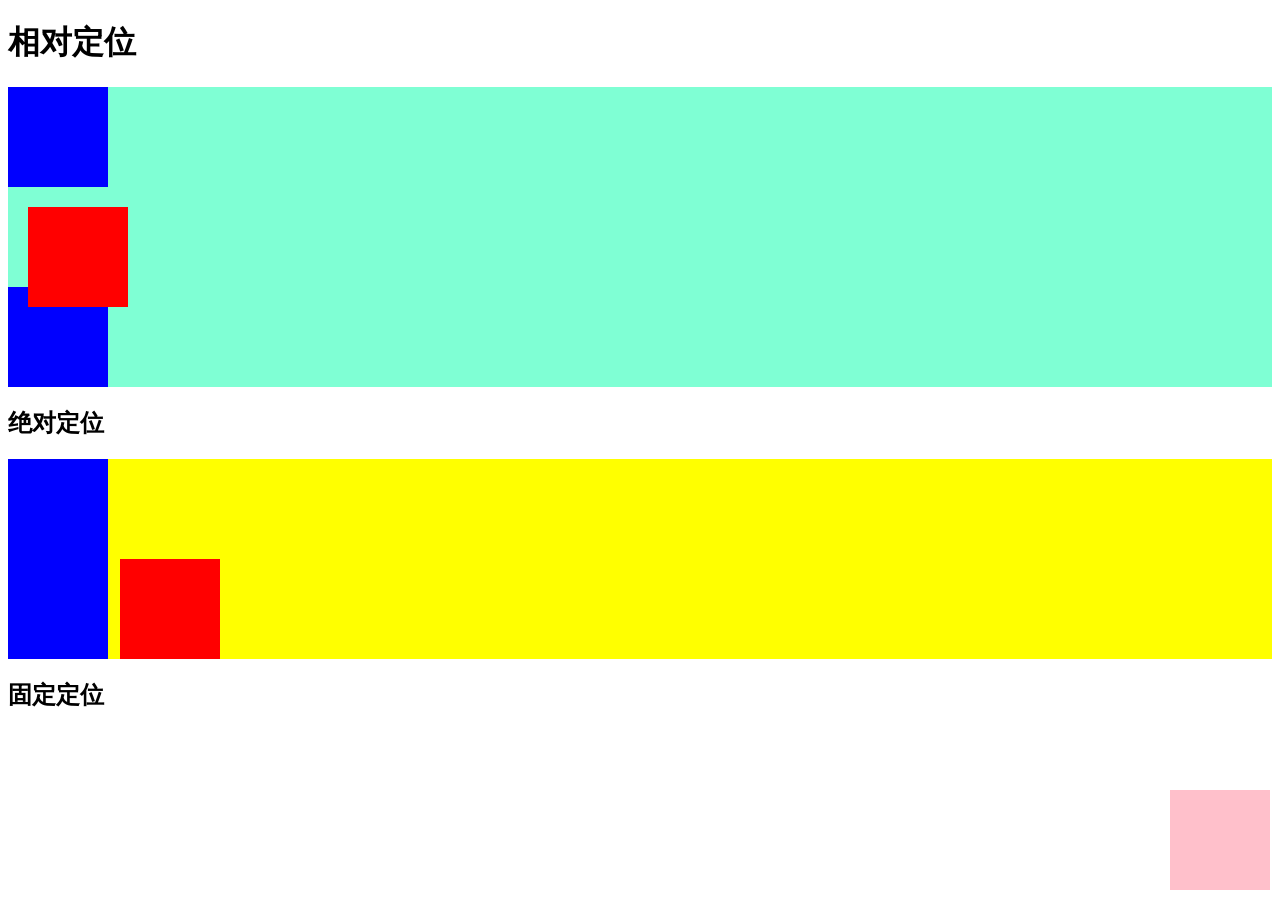
<file: index7.html>
<!DOCTYPE html>
<html lang="en">
<head>
    <meta charset="UTF-8">
    <meta name="viewport" content="width=device-width, initial-scale=1.0">
    <title>定位</title>
    <style>
        .box1{
            height: 350x;
            background-color: aquamarine;

        }
        .box-normal{
            width: 100px;
            height: 100px;
            background-color: blue;
           
        }
        .box-relative{
            width:100px;
            height:100px;
            background-color: red;
            position:relative;
            left:20px;
            top:20px;
        }
        .box2{
             height: 450x;
            background-color: yellow;
            margin-bottom:10px;
        }
        .box-absolute{
            width:100px;
            height:100px;
            left:120px;
            background-color: red;
            position:absolute;
            
        }
        .box-fixed{
            width:100px;
            height: 100px;
            background-color: pink;
            position:fixed;
            right:10px;
            bottom:10px;
        }
    </style>
</head>
<body>
    <h1>相对定位</h1>
    <div class="box1">
        <div class="box-normal"></div>
        <div class="box-relative"></div>
        <div class="box-normal"></div>
    </div>
    <h2>绝对定位</h2>
    <div class="box2">
        <div class="box-normal"></div>
        <div class="box-absolute"></div>
        <div class="box-normal"></div>
    </div>
    <h2>固定定位</h2>
    <div class="box-fixed"></div>
</body>
</html>
</file>
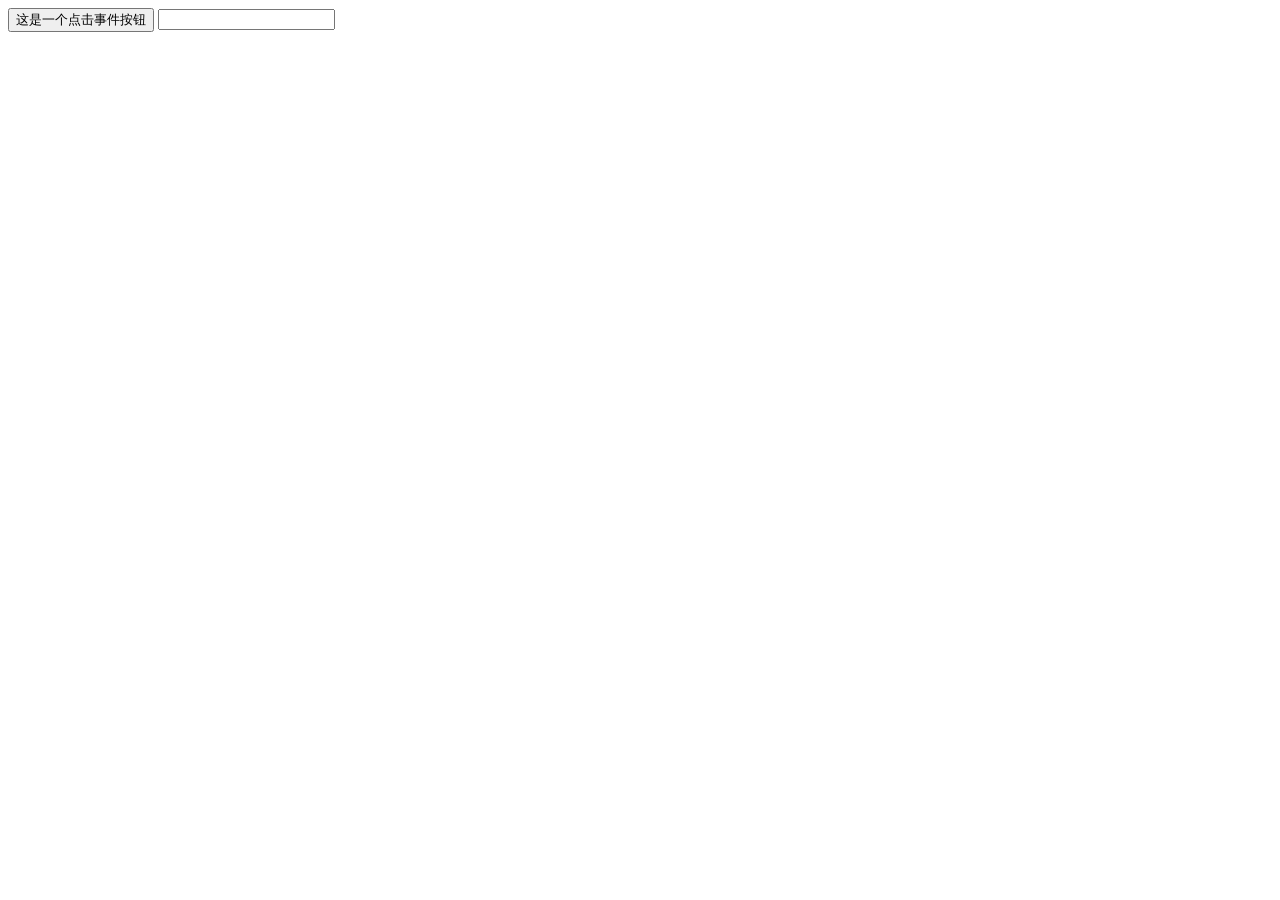
<file: index9.html>
<!DOCTYPE html>
<html lang="en">
<head>
    <meta charset="UTF-8">
    <meta name="viewport" content="width=device-width, initial-scale=1.0">
    <title>事件处理</title>
</head>
<body>
    <button onclick="click_event()">这是一个点击事件按钮</button>
    <input type="text" onfocus="focus_event()" onblur="blur_event()">
    <script>
        /*点击事件*/
        function click_event(){
            alert('点击事件触发了');
        }
       //聚焦事件
        function focus_event(){
            console.log('获取焦点');
        }
        //失去焦点事件
         function blur_event(){
            console.log('失去焦点');
            
        }
    </script>

</body>
</html>
</file>
<file: cal.css>
#cal-body {
  width: 400px;
  border-radius: 20px;
  background: #dde1e7;
  box-shadow: -5px -5px 9px rgba(255,255,255,0.45), 5px 5px 9px rgba(94,104,121,0.3);
  padding: 45px;/*内边距*/
  scale: 0.6;/*整个大小*/
}
.input input {
  height: 120px;
  width: 85%;
  border-radius: 10px;
  background: #dde1e7;
  box-shadow: inset -5px -5px 9px rgba(255,255,255,0.45), inset 5px 5px 9px rgba(94,104,121,0.3);
  border: 0;
  color: rgb(116, 116, 116);
  font-size: 3rem;
  padding: 0 30px;
}

.input input:focus {
  outline: none;
  background: #dde1e7;
  box-shadow: inset -5px -5px 9px rgba(255,255,255,0.45), inset 5px 5px 9px rgba(94,104,121,0.3);
}/*输入框获得焦点时去除浏览器默认的轮廓，并维持背景和内阴影不变*/

.buttons button {
  cursor: pointer;/*让鼠标悬停时显示可点击状态*/
  height: 80px;
  width: 80px;
  border: 0;
  font-size: 2rem;
  border-radius: 50px;
  background: #dde1e7;
  box-shadow: -5px -5px 9px rgba(255,255,255,0.45), 5px 5px 9px rgba(94,104,121,0.3);
  color: rgb(137, 137, 137);
  
}

.buttons .zero {
  grid-column: span 2;
  width: auto;
}

.buttons .equals {
  height: 80px;
}

.buttons button:focus {
  background: #dde1e7;
  box-shadow: inset -5px -5px 9px rgba(255,255,255,0.45), inset 5px 5px 9px rgba(94,104,121,0.3);
}/*按钮获得焦点时，把外阴影改为内阴影，表现出按下的效果*/

.buttons {
  display: grid;
  grid-template-columns: repeat(4, 80px);
  justify-content: space-between;
  row-gap: 20px;
  padding-top: 20px;
}
</file>
<file: index.css>
/* 1. 全局盒模型 */
* {
    box-sizing: border-box;
    margin: 0;
    padding: 0;
}

body {
    font-family: "微软雅黑", SimSun, sans-serif;
    color: #333;
    line-height: 1.6;
    background-color: #f4f5f7;
    padding-bottom: 80px;
}

/* 2. Flex 顶部导航栏 */
nav {
    display: flex;
    justify-content: space-between;
    align-items: center;
    background-color: #222;
    color: #fff;
    padding: 0 30px;
    height: 60px;
    position: sticky;
    top: 0;
    z-index: 99;
}

.logo {
    font-size: 22px;
    font-weight: bold;
}

.nav-menu a {
    color: #fff;
    text-decoration: none;
    margin-left: 25px;
    font-size: 16px;
}

.nav-menu a:hover {
    color: #ffb700;
}

/* 页头横幅 */
header {
    width: 100%;
    height: 200px;
    background-image: url("https://picsum.photos/1200/400?food");
    background-repeat: no-repeat;
    background-size: cover;
    display: flex;
    align-items: center;
    justify-content: center;
    color: #fff;
    font-size: 32px;
    font-weight: bold;
    text-shadow: 2px 2px 6px #000;
    margin-bottom: 40px;
}

/* 标题通用样式 */
h2 {
    text-align: center;
    margin: 30px 0 20px;
}

/* 活动表格 */
table {
    border-collapse: collapse;
    width: 80%;
    margin: 0 auto 40px;
    background: #fff;
}
th, td {
    border: 1px solid #ccc;
    padding: 10px;
    text-align: center;
}
th {
    background-color: #f5a623;
    color: #fff;
}

/* 报名表单 */
form {
    width: 80%;
    margin: 0 auto 50px;
    background: #fff;
    padding: 25px;
    border-radius: 8px;
}
label {
    display: inline-block;
    width: 100px;
}
input, select, textarea {
    padding: 6px;
    width: 280px;
    border: 1px solid #ccc;
    border-radius: 4px;
}
textarea {
    height: 80px;
    resize: none;
}
button {
    padding: 8px 25px;
    background: #f5a623;
    border: none;
    color: #fff;
    cursor: pointer;
    font-size: 16px;
    border-radius: 4px;
}

/* 3. Grid 美食卡片网格布局 三列等宽 + 间距 */
.card-container {
    width: 90%;
    margin: 0 auto;
    display: grid;
    grid-template-columns: repeat(3, 1fr);
    gap: 16px;
}

/* 卡片基础样式 */
.card {
    background-color: #fff;
    border: 1px solid #eee;
    border-radius: 10px;
    padding: 20px;
    position: relative;
    /* 4. 过渡动画 */
    transition: all 0.3s ease;
}

/* 卡片悬浮：放大 + 阴影 */
.card:hover {
    transform: scale(1.05);
    box-shadow: 0 6px 18px rgba(0, 0, 0, 0.18);
}

/* 6. 热销徽章 + 上下浮动动画 */
.sale-badge {
    position: absolute;
    top: -10px;
    right: -10px;
    background: #ff4444;
    color: #fff;
    padding: 4px 12px;
    border-radius: 20px;
    font-size: 14px;
    /* 绑定动画 */
    animation: float 1.5s ease-in-out infinite;
}

/* 定义浮动动画关键帧 */
@keyframes float {
    0% {
        transform: translateY(0);
    }
    50% {
        transform: translateY(-8px);
    }
    100% {
        transform: translateY(0);
    }
}

/* 5. 固定定位：返回顶部按钮 右下角 */
.back-top {
    position: fixed;
    right: 30px;
    bottom: 30px;
    width: 50px;
    height: 50px;
    background: #f5a623;
    color: #fff;
    border-radius: 50%;
    text-align: center;
    line-height: 50px;
    font-size: 20px;
    text-decoration: none;
    box-shadow: 0 2px 8px rgba(0,0,0,0.2);
}
</file>
